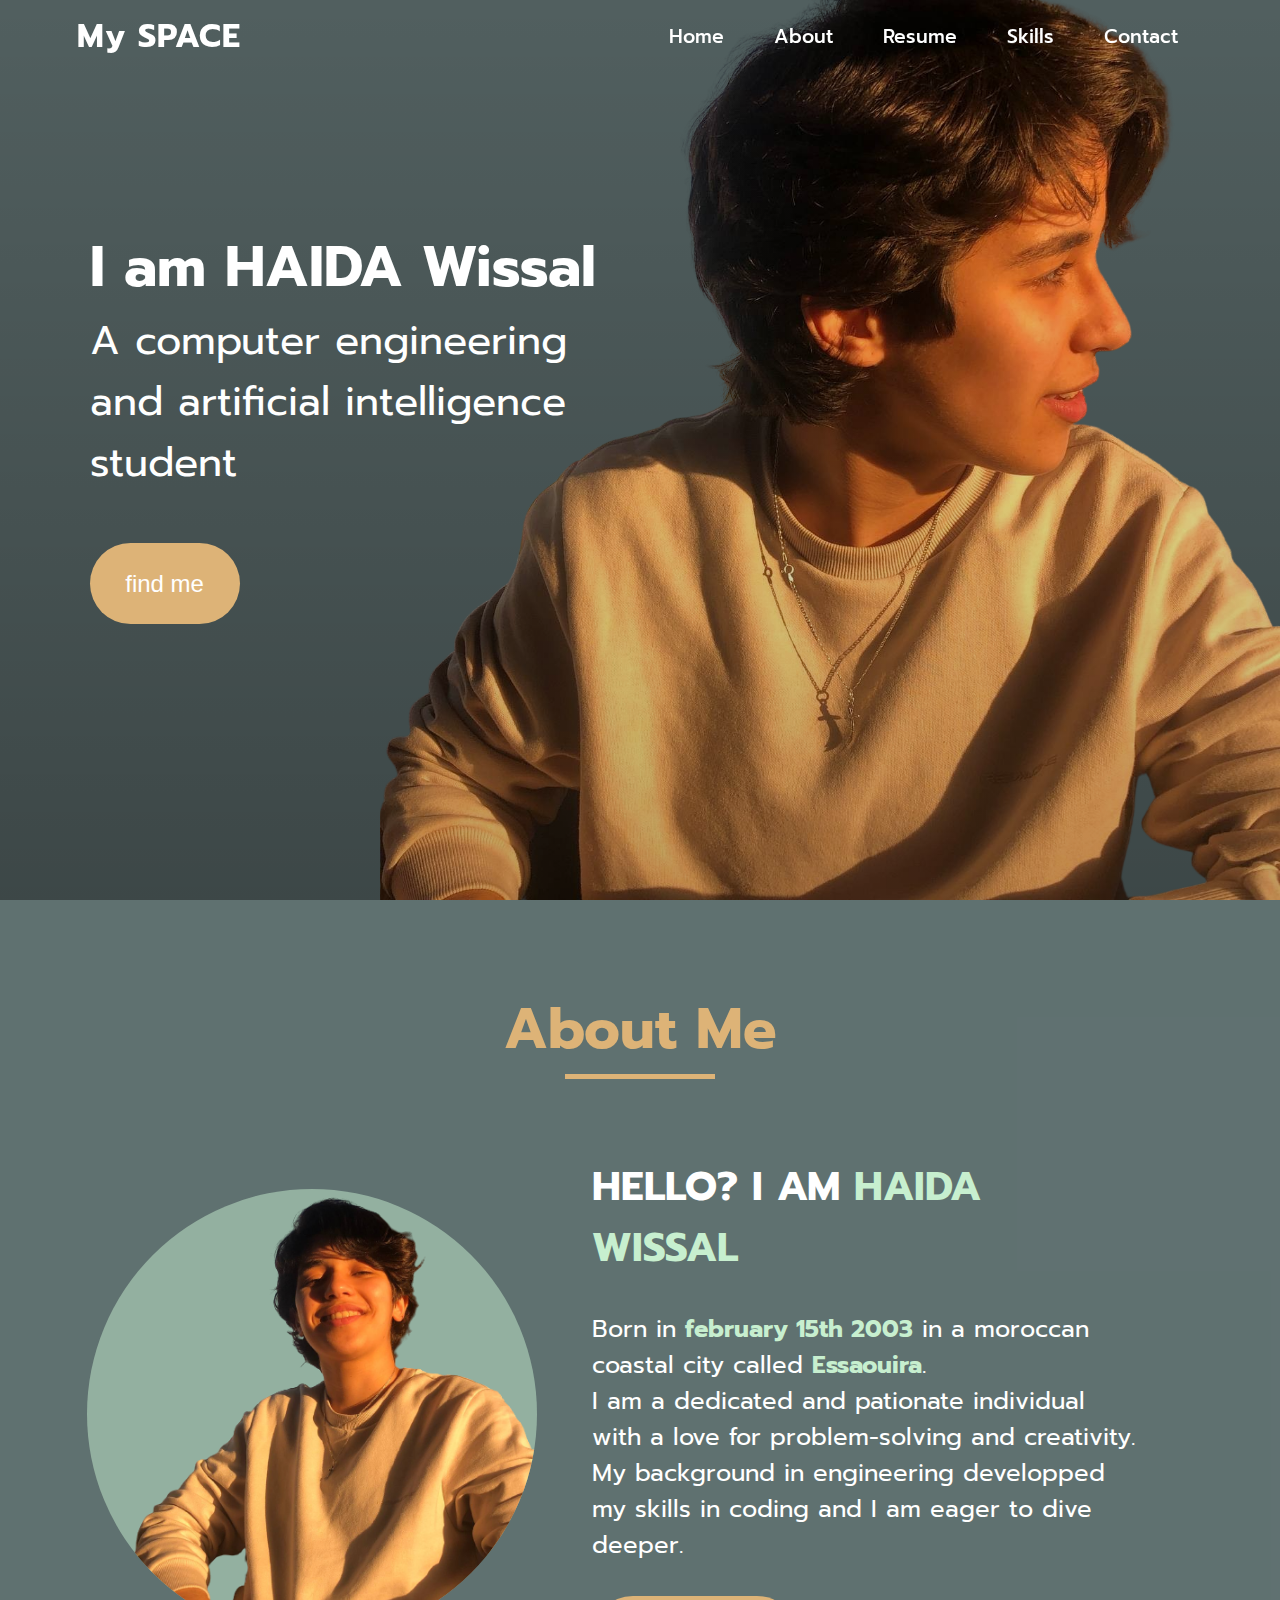
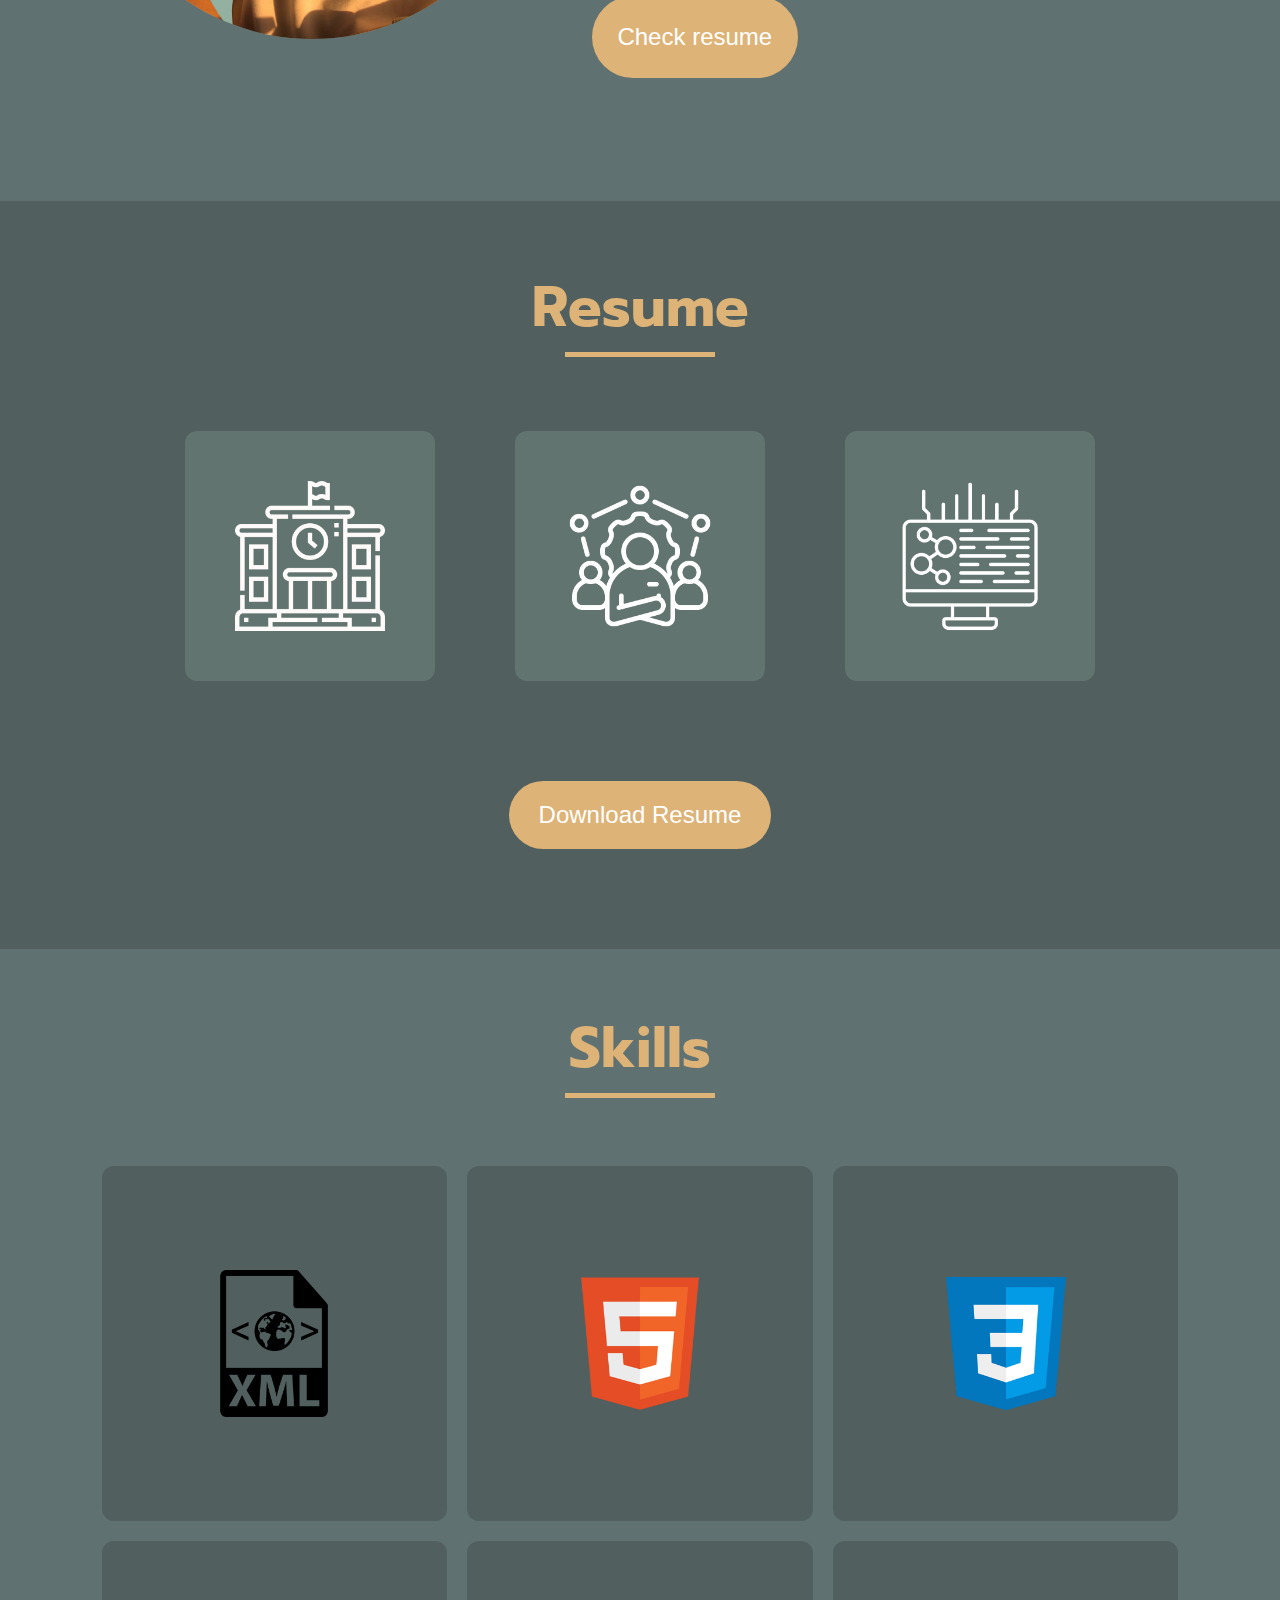
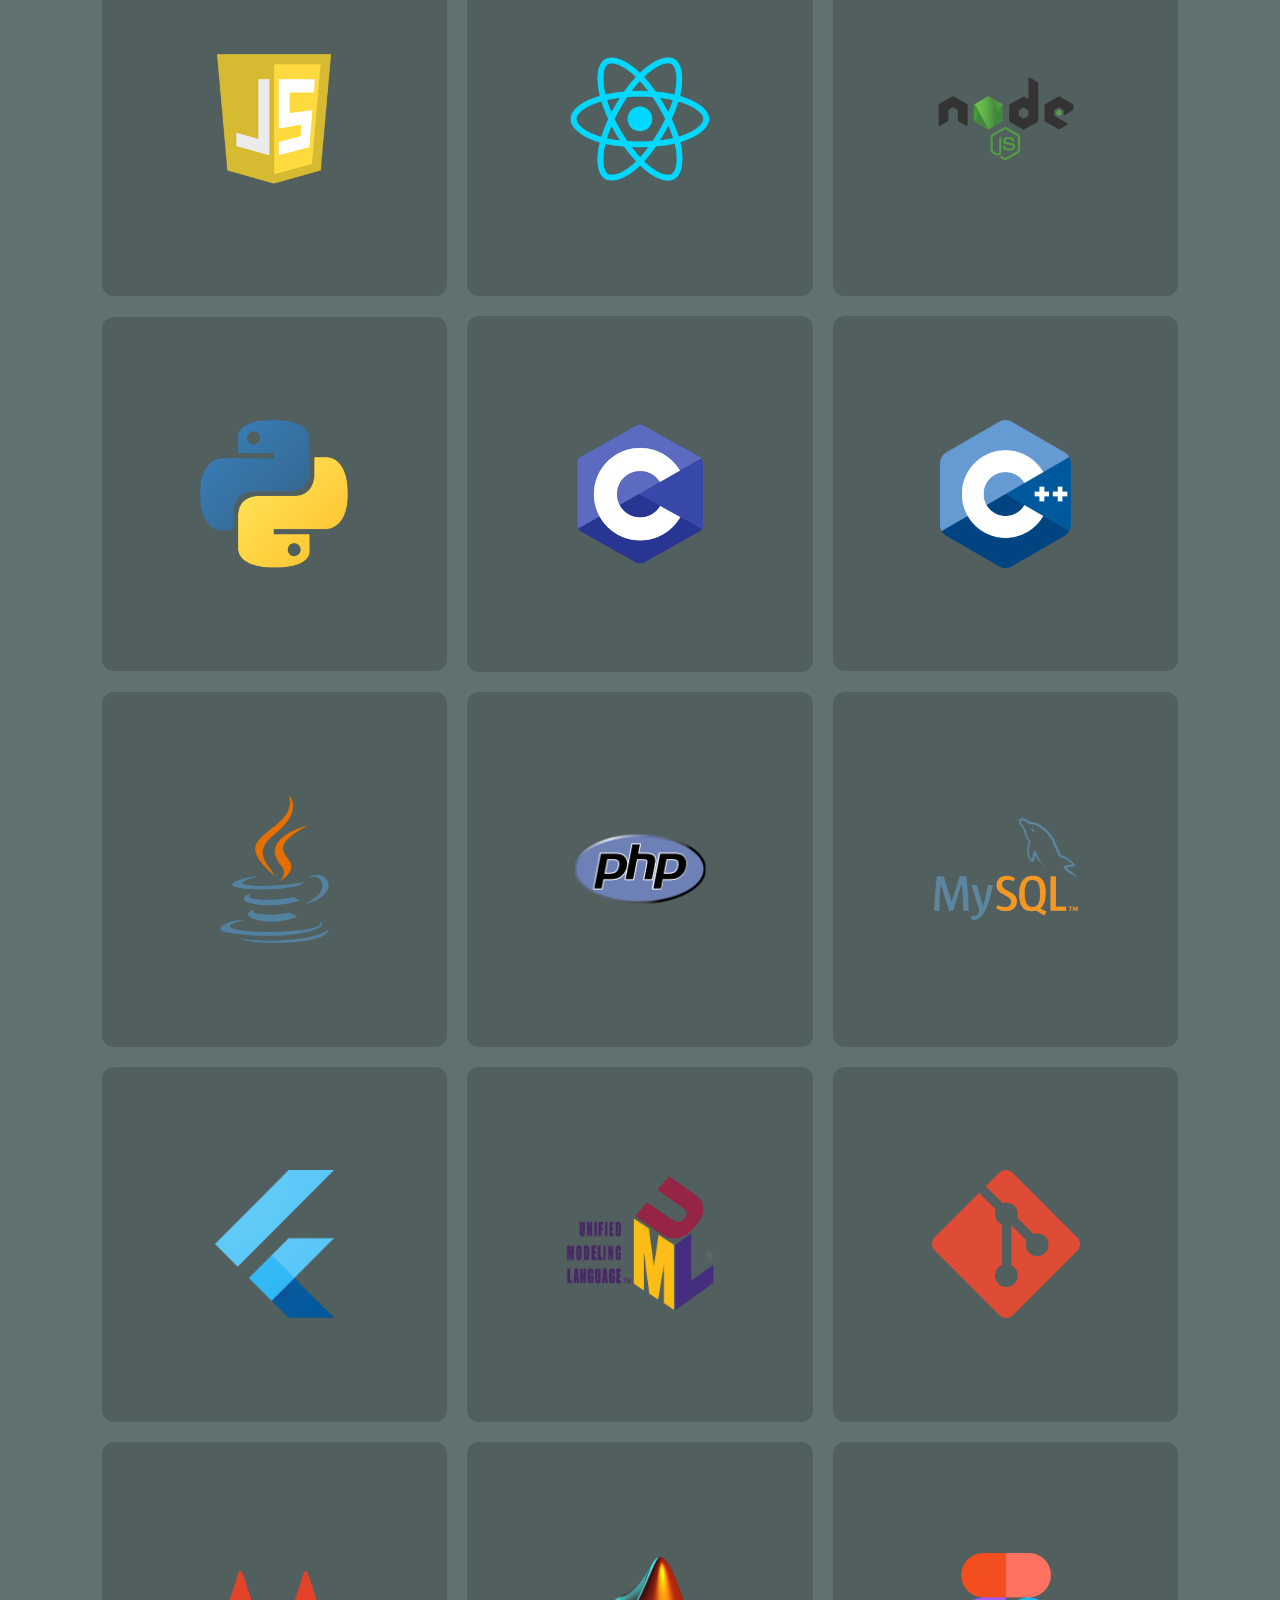
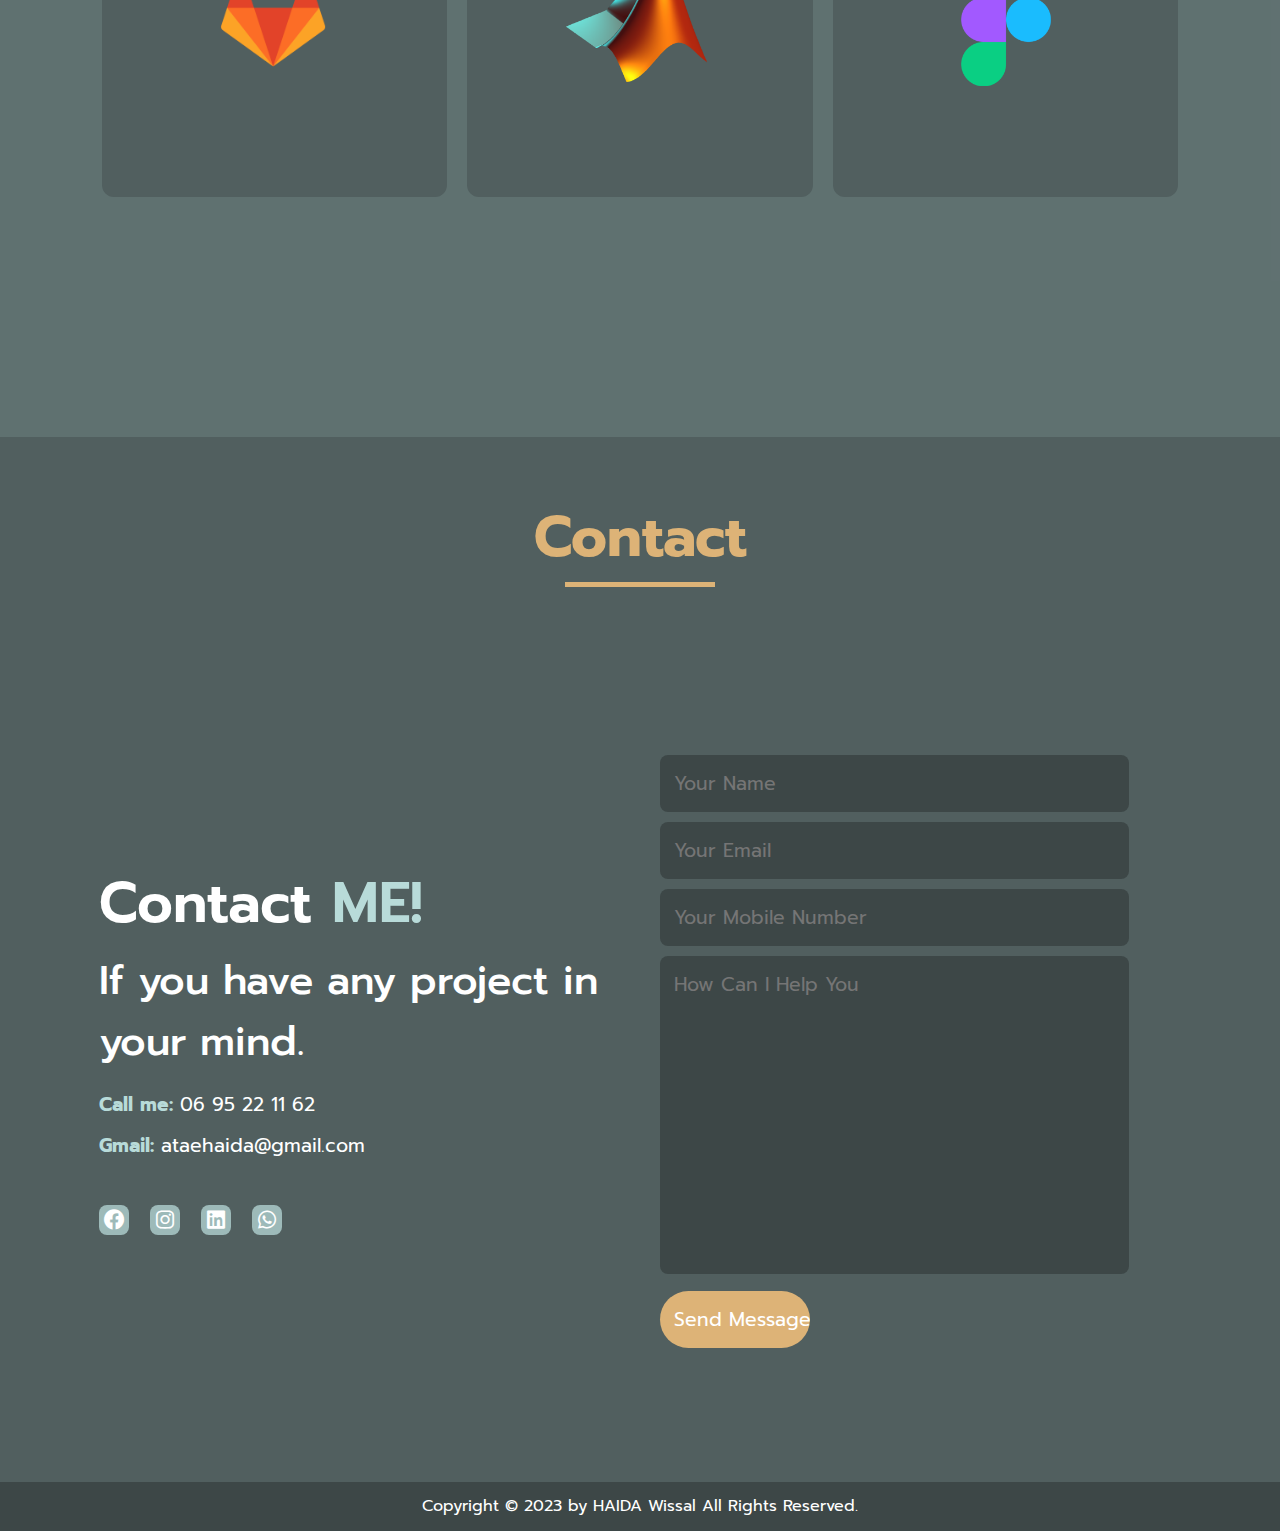
<file: index.html>
<!DOCTYPE html>
<html>
  <head>
    <link rel="preconnect" href="https://fonts.googleapis.com">
    <link rel="preconnect" href="https://fonts.gstatic.com" crossorigin>
    <link href="https://fonts.googleapis.com/css2?family=Montserrat:wght@500&family=Prompt:wght@400;500;700&display=swap" rel="stylesheet">
    <meta charset="utf-8">
    <meta http-equiv="X-UA-Compatible" content="IE=edge">
    <meta content="width=device-width, initial-scale=1" name="viewport" />
    <meta name="description" content="">
    <link rel="stylesheet"
    href="https://cdn.jsdelivr.net/npm/boxicons@latest/css/boxicons.min.css">
    
    <title>My SPACE</title>
    <link rel="stylesheet" href="portfolio-general.css">
    <link rel="stylesheet" href="portfolio-home-page.css">
    <link rel="stylesheet" href="portfolio-NavBar.css">
    <link rel="stylesheet" href="portfolio-about-me.css">
    <link rel="stylesheet" href="portfolio-resume-page.css">
    <link rel="stylesheet" href="portfolio-skills.css">
    <link rel="stylesheet" href="portfolio-contact.css">
    <link rel="stylesheet" href="media.css">
   
 
  </head>
  <body>

    <main id="home-page" class="home">
      <button onclick="topFunction()" id="scrollupButton" title="Go to top">&#9650</button>

      <header>
        <a href="#" class="logo-container">
          My SPACE
        </a>
        <ul class="navlist">
          <li><a href="#home-page">Home</a></li>
          <li><a href="#About-me-page">About</a></li>                        
          <li><a href="#Resume-page-grid">Resume</a></li>
          <li><a href="#skill-page">Skills</a></li>
          <li><a href="#Contact-page">Contact</a></li>
        </ul>
        <div class="bx bx-menu" id="menu-icon"></div>
      </header>
       
        <section class="content">
          <p class="introduction">I am HAIDA Wissal</p>
          <p style="width: 50%;">A computer engineering and artificial intelligence student</p>
          <div class="find-me-container">
              <button class="find-me-button">find me</button>
              <div class="social-media">
                  <a href="https://www.instagram.com/xtariox/" target="_blank">
                    <img class="insta-icon" src="portfolio-icons/instagram.png">
                  </a>
                  <a href="https://www.facebook.com/xtariox" target="_blank">
                    <img class="face-icon" src="portfolio-icons/facebook (1).png">
                  </a>
                  <a href="https://www.linkedin.com/in/a-haida/" target="_blank">
                    <img class="link-icon" src="portfolio-icons/linkedin.png" >
                  </a>
              </div>
            
          </div>
        </section>

     

    </main>

    <main id="About-me-page"  >
      
        <section class="title-underlined">
          <div class="title-of-page">About Me</div>
          <div class="underline"></div>
        </section>

        <section class="about-container ">
          <div class="content-about ">
            <div class="my-picture-container">
              <img class="my-picture show " 
              src="portfolio-icons/WhatsApp_Image_2023-08-04_à_19.43.07-removebg-preview.png">
            </div>
            <div class="text-container ">
              <div class="hello">HELLO? I AM <span class="name">HAIDA WISSAL</span></div>
              <div class="self-description">
                Born in 
                <b style="color: #C7EFCF;">february 15th 2003</b> 
                in a moroccan coastal city called 
                <b style="color: #C7EFCF;">Essaouira</b>. <br>
                I am a dedicated and pationate individual with 
                a love for problem-solving and creativity.
                My background in engineering developped 
                my skills in coding and I am eager to dive deeper. 
              </div>
              <div class="check-resume-button-container">
                <a href="#Resume-page-grid">
                <button class="check-resume-button">
                  Check resume
                </button>
                </a>
              </div>
            </div>
          </div>
        </section>
    </main>

    <main id="Resume-page-grid" >

      <section class="title-underlined">
        <div class="title-of-page">Resume</div>
        <div class="underline"></div>
      </section>

      <section class="resume-section">
        <div class="small-container resume-section">
          <div class="resume-card">
            <img src="portfolio-icons/lecole.png" >
            <div class="hovered-resume-card">
                <p><b class="bold-text"><u> Education </u></b></br>
                  &#8226; A third year engineering student at ENSA SAFI .<br>
                  &#8226; Graduated from akensous high school .
                 
                </p>
            </div>
          </div>

          <div class="resume-card">
            <img src="portfolio-icons/chef-dequipe.png">
            <div class="hovered-resume-card">
                <p>
                  <b class="bold-text"><u>Soft Skills</u></b></br>
                  &#8226; Adaptability <br>
                  &#8226; Creativity <br>
                  &#8226; Critical thinking <br>
                  &#8226; Problem-solving <br>
                  &#8226; Teamwork <br>
                  &#8226; Communication <br>
                </p>
            </div>
          </div>
          <div class="resume-card">
            <img src="portfolio-icons/computer-science.png">
            <div class="hovered-resume-card">
              <p><b class="bold-text"><u>Computer Skills</u></b></br>
                &#8226; Web & mobile development  <br>
                &#8226; Bash scripting  <br>
                &#8226; Design <br>
                </p>
            </div>
          </div>
        </section>
      <section class="resume-button-container">
        <a target="_blank"  
        href="https://drive.google.com/file/d/1rmjIkFK7wsD_4aQKmQaQ0FqQu0LuHinZ/view?usp=sharing">
          <button class="download-resume-button"> 
            Download Resume
          </button>
        </a>
      </section>

    </main>

    <main id="skill-page">
      <section class="title-underlined">
        <div class="title-of-page">Skills</div>
        <div class="underline"></div>
      </section>

      <section class="skills-section">
        <div class="small-container skills-section">
          <div class="skill-card">
            <img src="portfolio-icons/Xml_logo.svg.png">
            <div class="hovered-skill-card">
                <p><b class="bold-text"><u>XML</u></b></br>XML (Extensible Markup Language) is a
                    markup language used for encoding
                    documents in a format that is both
                    human-readable and machine-readable.</p>
            </div>
          </div>
          <div class="skill-card">
            <img src="portfolio-icons/html5-logo.png">
            <div class="hovered-skill-card">
              <p><b class="bold-text"><u>Html</u></b></br>HTML (Hypertext Markup Language)
                  is a standard language for creating
                  and structuring the content of web
                  pages.</p>
            </div>
          </div>

          <div class="skill-card">
            <img src="portfolio-icons/css3-logo.png" >
            <div class="hovered-skill-card">
              <p><b class="bold-text"><u> Css </u></b></br>CSS (Cascading Style Sheets) is a
                  style sheet language used to control
                  the presentation and layout of
                  HTML documents.</p>
            </div>
          </div>

          <div class="skill-card">
            <img src="portfolio-icons/javascript-logo.png">
            <div class="hovered-skill-card">
                <p><b class="bold-text"><u>JavaScript</u></b></br>JavaScript is a versatile and
                  widely-used programming language
                  for building interactive and
                  dynamic web applications.</p>
            </div>
          </div>

          
          <div class="skill-card">
            <img src="portfolio-icons/React.png">
            <div class="hovered-skill-card">
                <p><b class="bold-text"><u>React</u></b></br>React is a JavaScript library for building user interfaces.
                   It is maintained by Facebook and a community of individual developers and companies.</p>
            </div>
          </div>

          <div class="skill-card">
            <img src="portfolio-icons/Nodejs.png">
            <div class="hovered-skill-card">
                <p><b class="bold-text"><u>Node.js</u></b></br>Node.js is an open-source, cross-platform, back-end JavaScript runtime environment that runs on the V8 engine and executes JavaScript code outside a web browser.</p>
            </div>
          </div>

          <div class="skill-card">
            <img src="portfolio-icons/python.png">
            <div class="hovered-skill-card">
              <p><b class="bold-text"><u>Python</u></b></br>Python is an interpreted, object-oriented,
                 high-level language known for its dynamic semantics and rich data structures.</p>
             </div>
          </div>

          <div class="skill-card">
            <img src="portfolio-icons/c-logo.png" >
            <div class="hovered-skill-card">
                <p><b class="bold-text"><u> C </u></b></br>C is a widely used and versatile
                programming language known for
                its efficiency and low-level control.</p>
            </div>
          </div>

          <div class="skill-card">
            <img src="portfolio-icons/C++.png">
            <div class="hovered-skill-card">
              <p><b class="bold-text"><u>C++</u></b></br>C++ is a powerful, high-performance programming language widely used for system and application development,
                 offering strong support for object-oriented programming and low-level memory manipulation.</p>
             </div>
          </div>

          <div class="skill-card">
            <img src="portfolio-icons/java.png">
            <div class="hovered-skill-card">
              <p><b class="bold-text"><u>Java</u></b></br>Java is a versatile, platform-independent programming language renowned for its simplicity,
                 reliability, and scalability. It's extensively used for building robust,
                 enterprise-level applications and software solutions.</p>
             </div>
          </div>

          <div class="skill-card">
            <img src="portfolio-icons/PHP.png">
            <div class="hovered-skill-card">
              <p><b class="bold-text"><u>PHP</u></b></br>PHP is a popular general-purpose scripting language
                that is especially suited to web development.</p>
             </div>
          </div>

          <div class="skill-card">
            <img src="portfolio-icons/mysql.png">
            <div class="hovered-skill-card">
                <p><b class="bold-text"><u>MySQL</u></b></br>MySQL is a popular, open-source relational database management system (RDBMS) known for its scalability,
                   reliability, and ease of use. It's widely used for storing and managing structured data in various applications and industries.</p>
            </div>
          </div>

          <div class="skill-card">
            <img src="portfolio-icons/flutter.png">
            <div class="hovered-skill-card">
                <p><b class="bold-text"><u>Flutter</u></b></br>Flutter is an open-source UI software development kit created by Google.
                   It is used to develop applications for Android, iOS, Linux, Mac, Windows, Google Fuchsia, and the web from a single codebase.</p>
            </div>
          </div>

          <div class="skill-card">
            <img src="portfolio-icons/UML1.png">
            <div class="hovered-skill-card">
                <p><b class="bold-text"><u>UML</u></b></br>UML (Unified Modeling Language) is a standardized modeling language used to specify, visualize, construct, and document the artifacts of a software system.
                   It's used in software engineering for designing and documenting software systems.</p>
            </div>
          </div>

          <div class="skill-card">
            <img src="portfolio-icons/git.png">
            <div class="hovered-skill-card">
                <p><b class="bold-text"><u>Git</u></b></br>Git is a distributed version control system that enables developers to track changes in source code during software development.
                   It's used for managing and collaborating on projects, and tracking changes in codebases.
                </p>
            </div>
          </div>

          <div class="skill-card">
            <img src="portfolio-icons/gitlab.png">
            <div class="hovered-skill-card">
                <p><b class="bold-text"><u>GitLab</u></b></br>GitLab is a web-based DevOps lifecycle tool that provides a Git repository manager providing wiki,
                   issue-tracking, and CI/CD pipeline features, using an open-source license, developed by GitLab Inc.</p>
            </div>
          </div>

          <div class="skill-card">
            <img src="portfolio-icons/Matlab_Logo.png">
            <div class="hovered-skill-card">
                <p><b class="bold-text"><u>Matlab</u></b></br>Matlab is a high-level programming
                    language and environment widely
                    used for numerical computing and
                    data analysis.</p>
            </div>
          </div>

          <div class="skill-card">
            <img src="portfolio-icons/figma-logo.png">
            <div class="hovered-skill-card">
              <p><b class="bold-text"><u>Figma</u></b></br>Figma is a collaborative design platform used for creating, prototyping, 
                and sharing user interfaces and interactive designs.</p>
             </div>
          </div>
        </div>
      </section>

    </main>

    <main id="Contact-page">
      <section class="title-underlined">
        <div class="title-of-page">Contact</div>
        <div class="underline"></div>
      </section>

      <section class="contact" id="contact">
          <div class="contact-text">
            <p class="first">Contact <span>ME!</span></p>
            <p class="second">If you have any project in your mind.</p>
            <div class="list">
              <li><b style="color: rgb(184, 219, 217);">
                Call me: </b><a href="tel:0695221162">06 95 22 11 62</a></li>
              <li><b style="color: rgb(184, 219, 217);">
                Gmail: </b><a href="mailto:ataehaida@gmail.com">ataehaida@gmail.com</a></li>
            </div>
  
            <div class="contact-icons">
              <a href="https://www.facebook.com/xtariox" target="_blank">
                <i class='bx bxl-facebook-circle' ></i></a>
              <a href="https://www.instagram.com/xtariox/" target="_blank">
                <i class='bx bxl-instagram' ></i></a>
              <a href="https://www.linkedin.com/in/a-haida/" target="_blank">
                <i class='bx bxl-linkedin-square' ></i></a>
              <a href="https://api.whatsapp.com/send?phone=0695221162" target="_blank">
                <i class='bx bxl-whatsapp'></i></i></a>
              <a href="#"></a>
            </div>
          </div>
          <div class="contact-form">
            <form action="">
              <input type="name" placeholder="Your Name" required>
              <input type="email" placeholder="Your Email" required>
              <input type="" placeholder="Your Mobile Number" required>
              <textarea name="" id="" cols="35" rows="10" placeholder="How Can I Help You" required></textarea>
              <input type="submit" value="Send Message" class="submit" required>
            </form>
          </div>
      </section>
  
    </main>

    <main id="end">
      <p>Copyright &#169;	2023 by HAIDA Wissal All Rights Reserved.</p>
    </main>
      
    <script src="animation.js"></script>  
  </body>
</html>
</file>
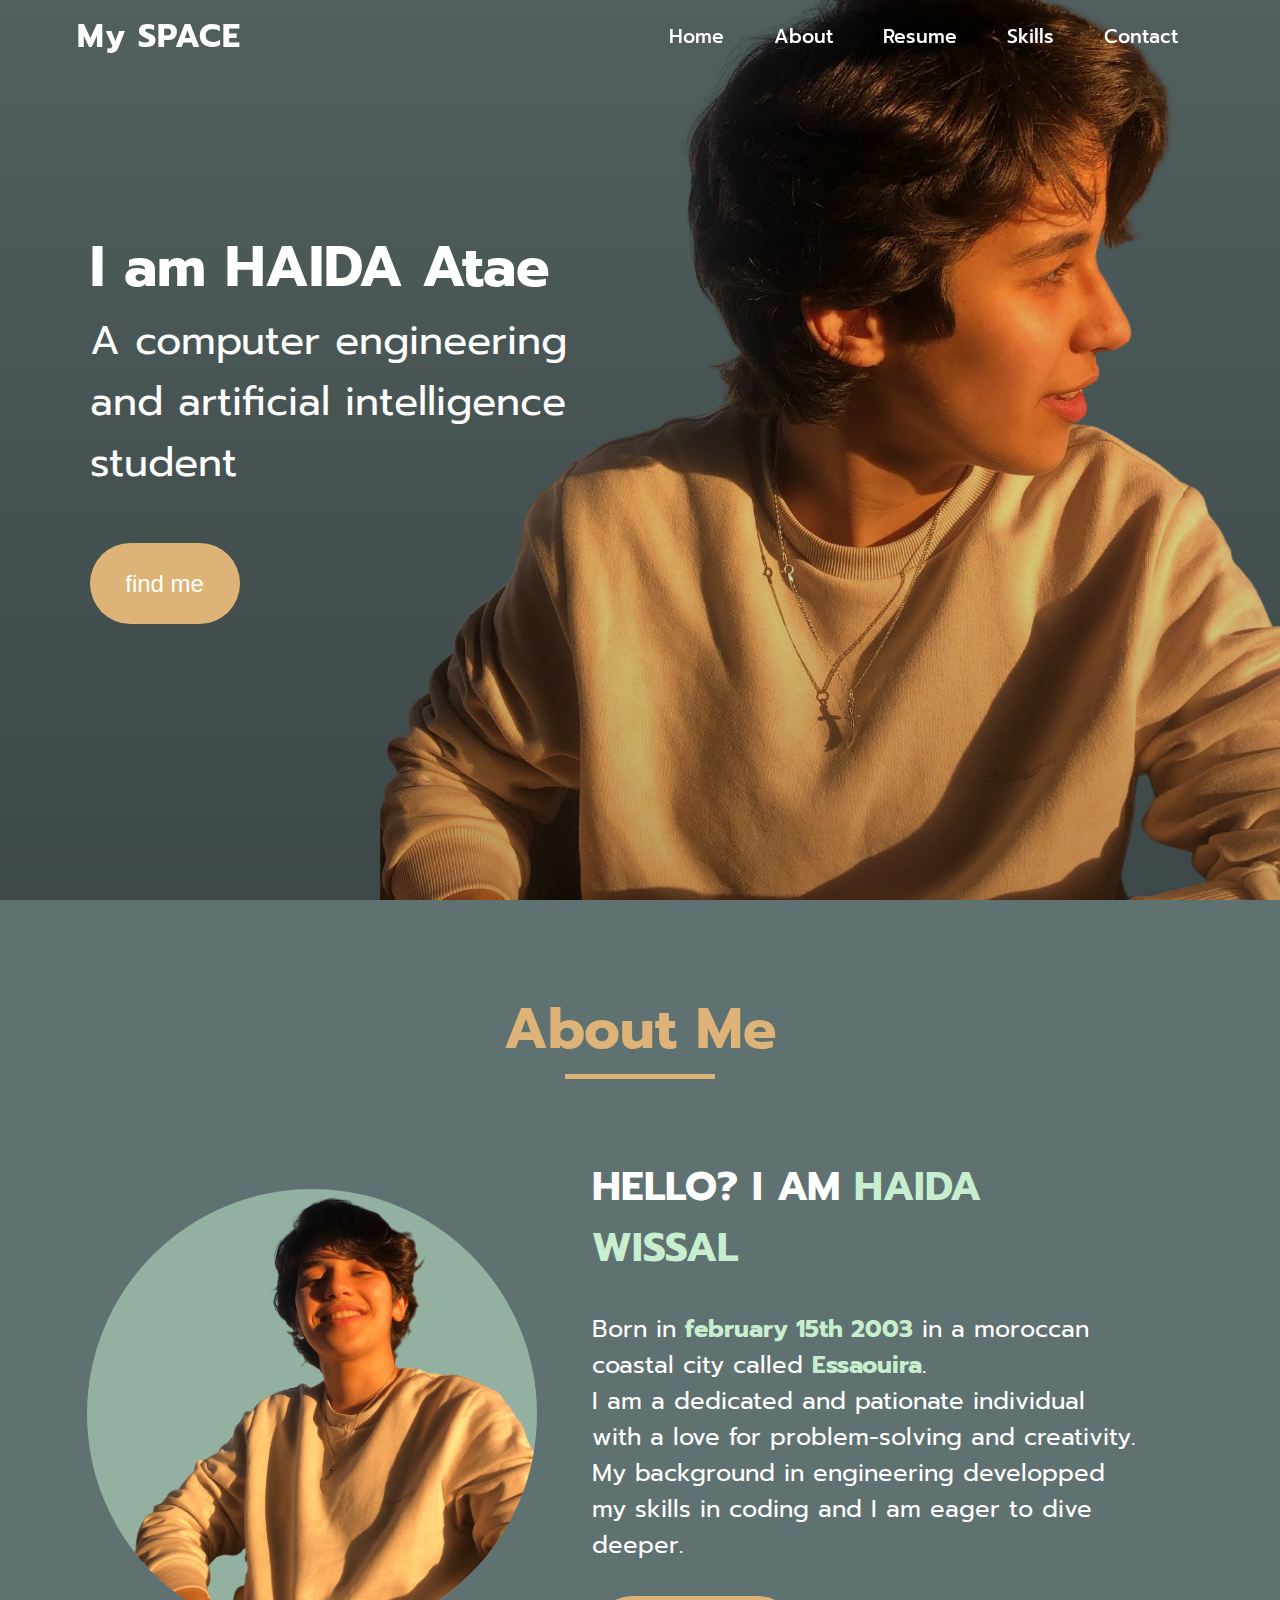
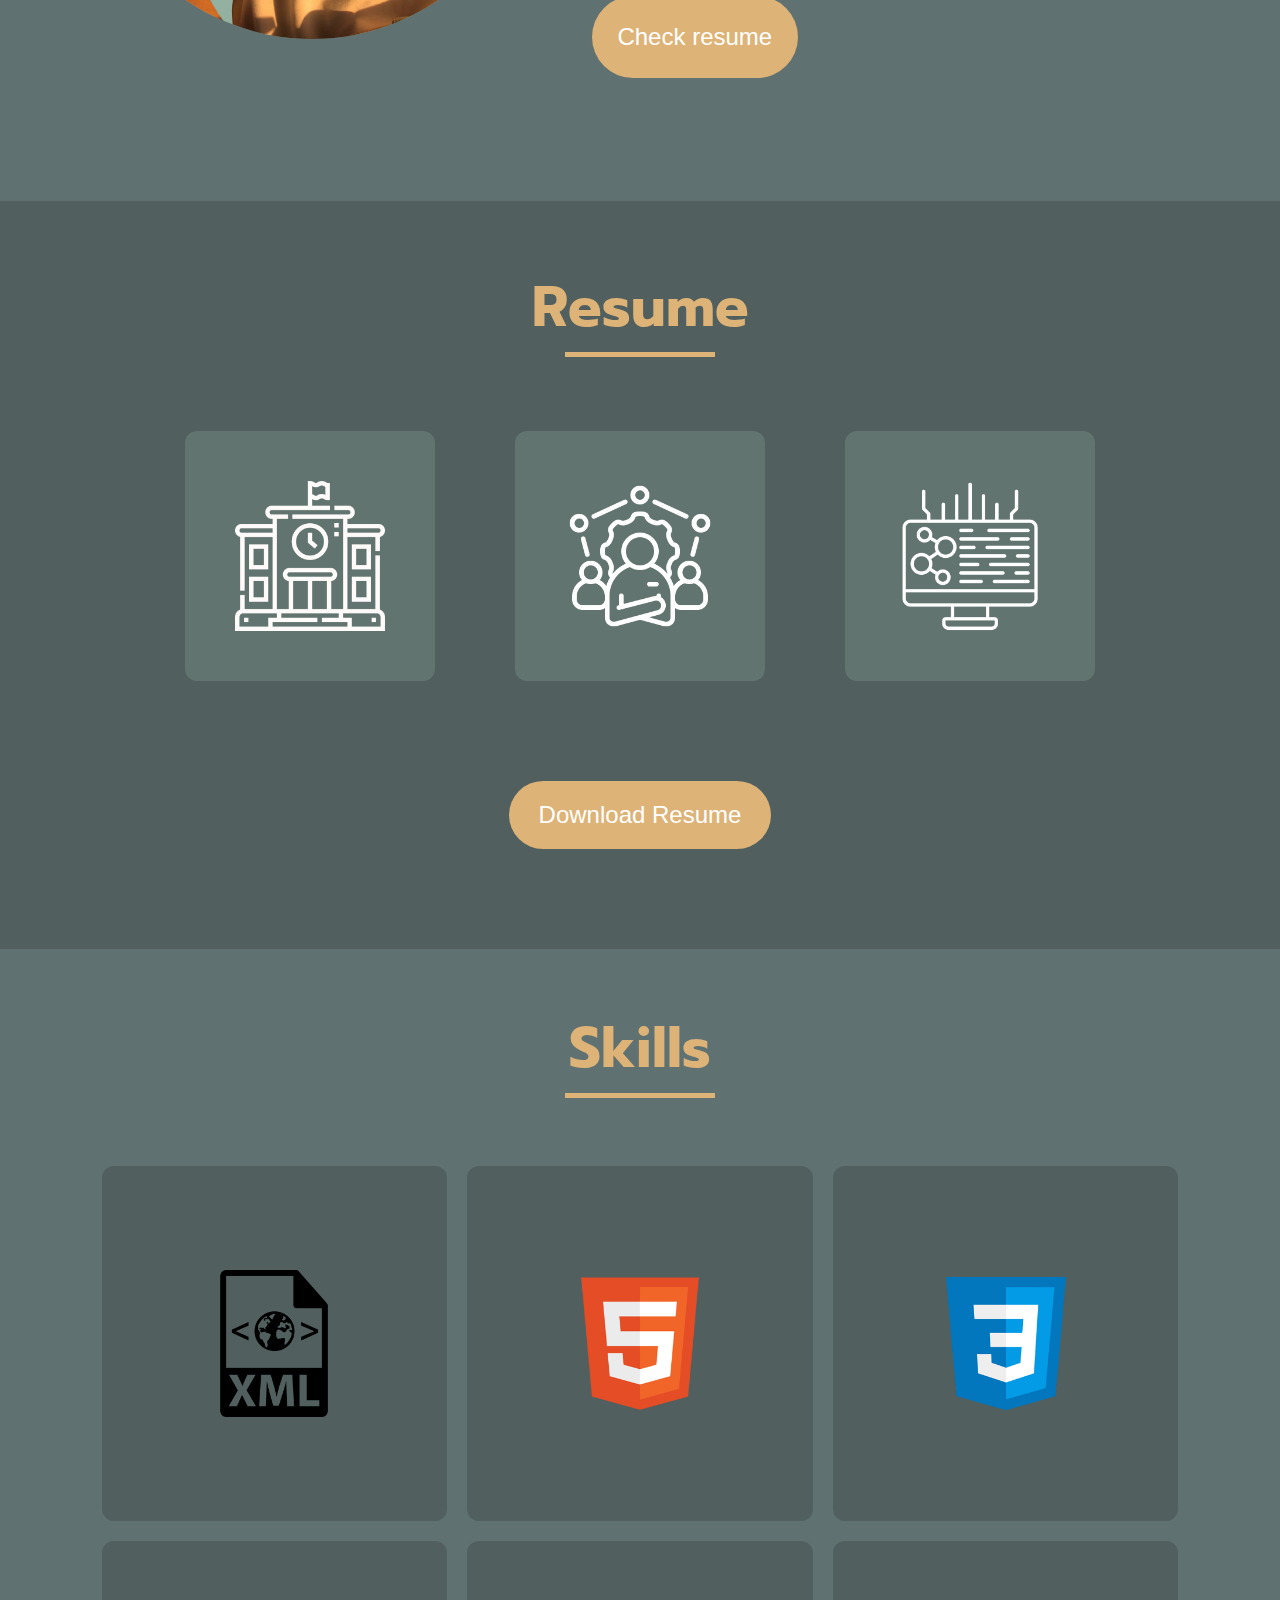
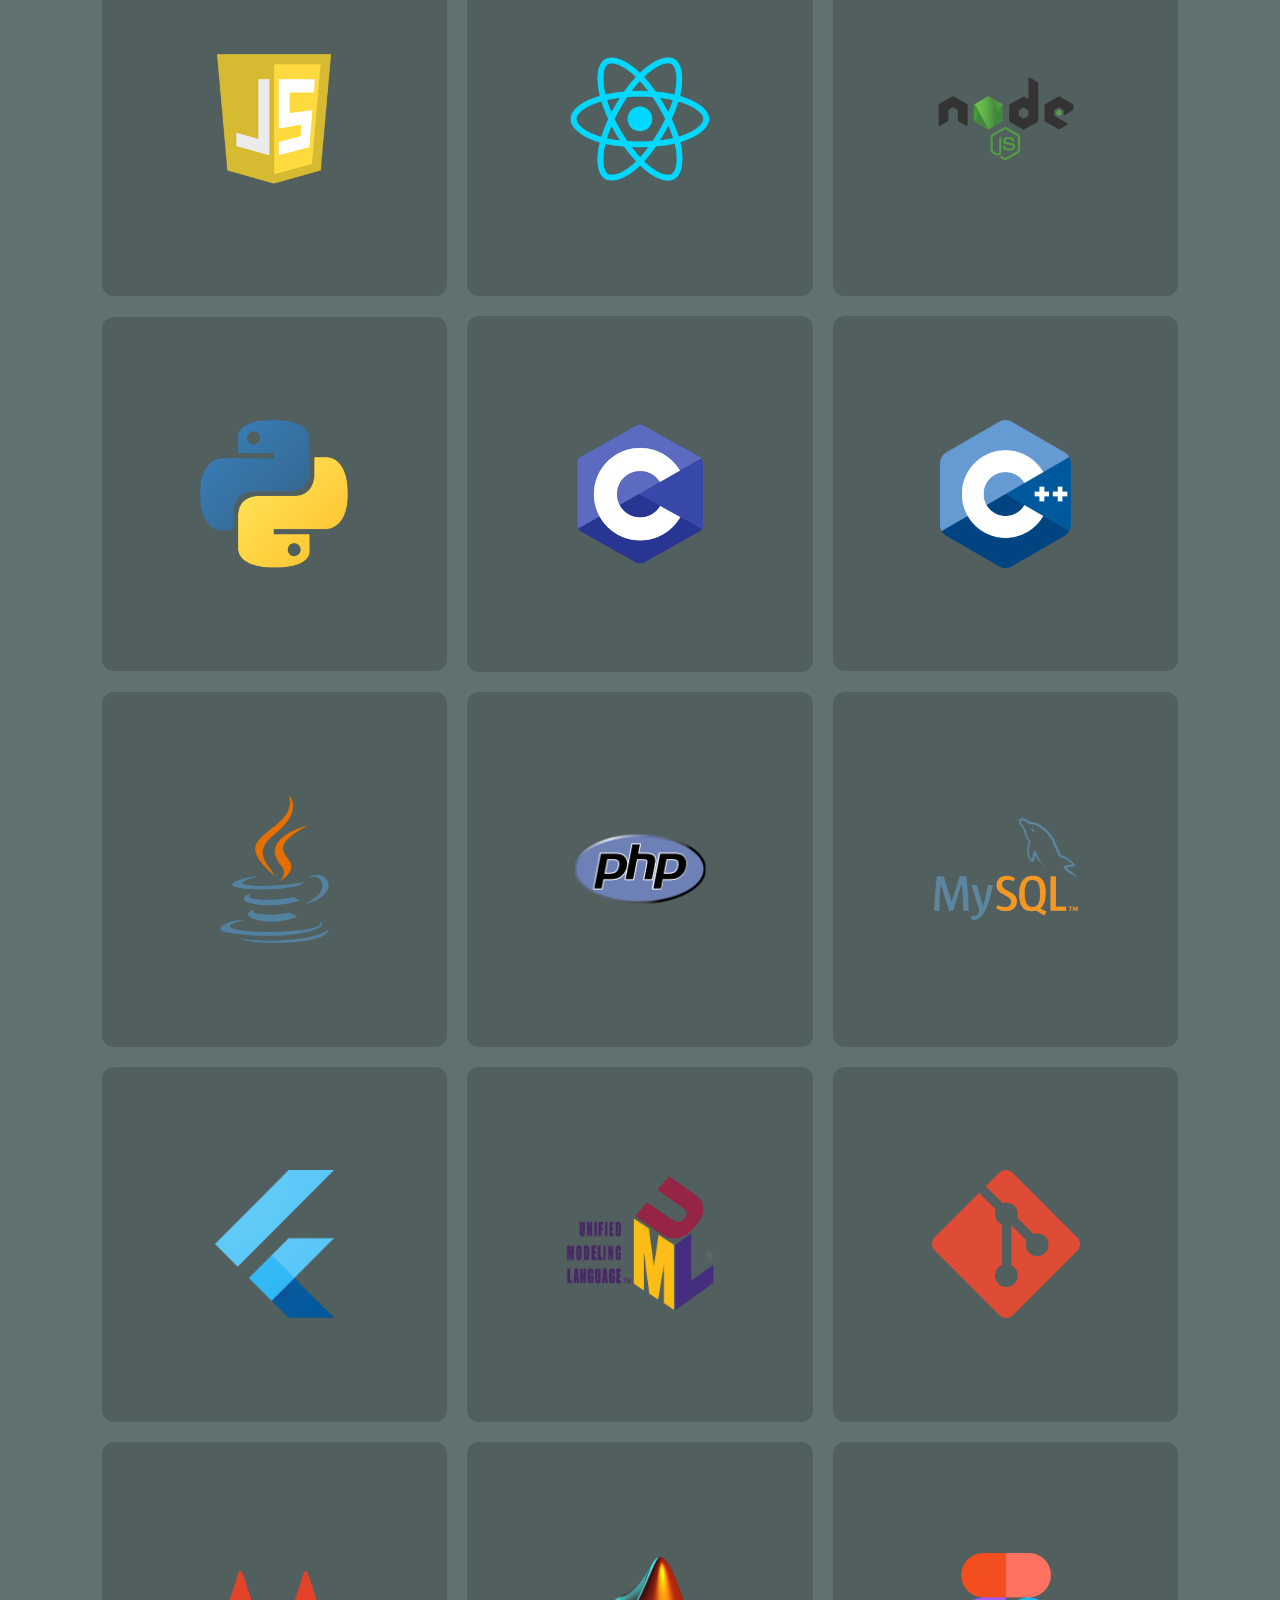
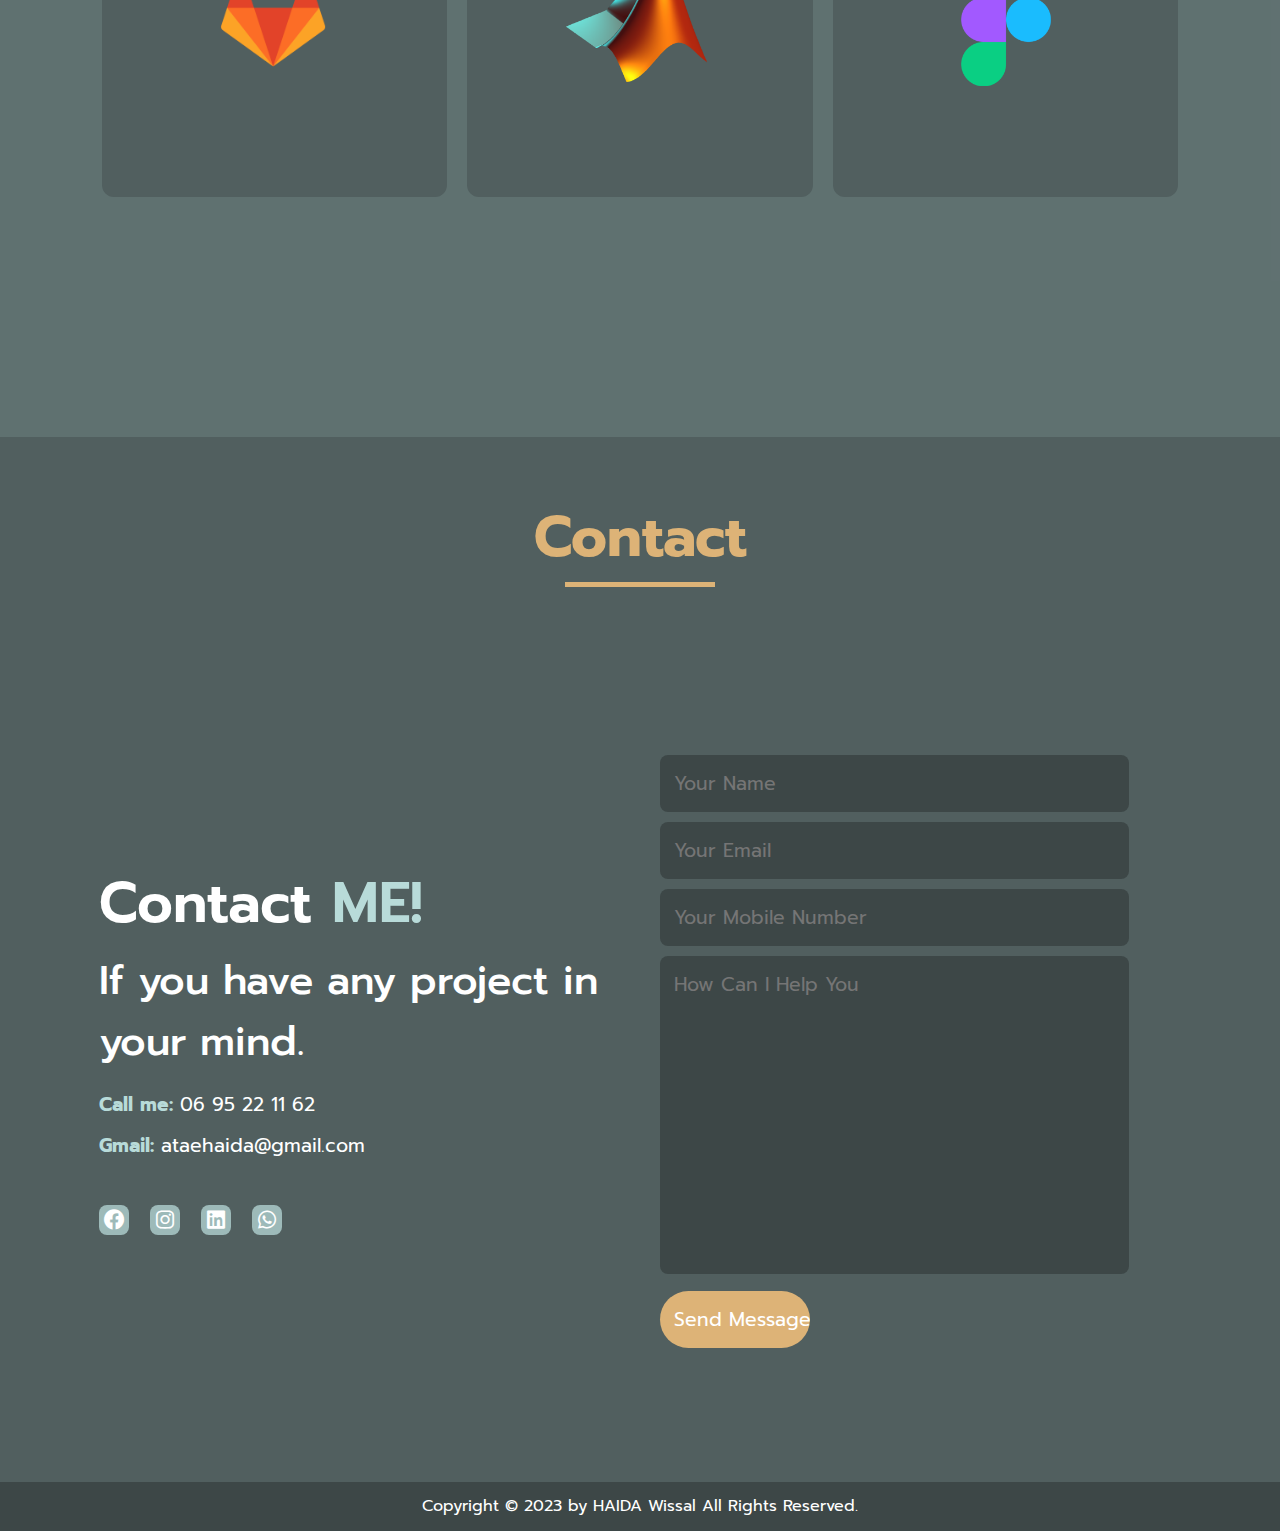
<file: portfolio.html>
<!DOCTYPE html>
<html>
  <head>
    <link rel="preconnect" href="https://fonts.googleapis.com">
    <link rel="preconnect" href="https://fonts.gstatic.com" crossorigin>
    <link href="https://fonts.googleapis.com/css2?family=Montserrat:wght@500&family=Prompt:wght@400;500;700&display=swap" rel="stylesheet">
    <meta charset="utf-8">
    <meta http-equiv="X-UA-Compatible" content="IE=edge">
    <meta content="width=device-width, initial-scale=1" name="viewport" />
    <meta name="description" content="">
    <link rel="stylesheet"
    href="https://cdn.jsdelivr.net/npm/boxicons@latest/css/boxicons.min.css">
    
    <title>My SPACE</title>
    <link rel="stylesheet" href="portfolio-general.css">
    <link rel="stylesheet" href="portfolio-home-page.css">
    <link rel="stylesheet" href="portfolio-NavBar.css">
    <link rel="stylesheet" href="portfolio-about-me.css">
    <link rel="stylesheet" href="portfolio-resume-page.css">
    <link rel="stylesheet" href="portfolio-skills.css">
    <link rel="stylesheet" href="portfolio-contact.css">
    <link rel="stylesheet" href="media.css">
   
 
  </head>
  <body>

    <main id="home-page" class="home">
      <button onclick="topFunction()" id="scrollupButton" title="Go to top">&#9650</button>

      <header>
        <a href="#" class="logo-container">
          My SPACE
        </a>
        <ul class="navlist">
          <li><a href="#home-page">Home</a></li>
          <li><a href="#About-me-page">About</a></li>                        
          <li><a href="#Resume-page-grid">Resume</a></li>
          <li><a href="#skill-page">Skills</a></li>
          <li><a href="#Contact-page">Contact</a></li>
        </ul>
        <div class="bx bx-menu" id="menu-icon"></div>
      </header>
       
        <section class="content">
          <p class="introduction">I am HAIDA Atae</p>
          <p style="width: 50%;">A computer engineering and artificial intelligence student</p>
          <div class="find-me-container">
              <button class="find-me-button">find me</button>
              <div class="social-media">
                  <a href="https://www.instagram.com/xtariox/" target="_blank">
                    <img class="insta-icon" src="portfolio-icons/instagram.png">
                  </a>
                  <a href="https://www.facebook.com/xtariox" target="_blank">
                    <img class="face-icon" src="portfolio-icons/facebook (1).png">
                  </a>
                  <a href="https://www.linkedin.com/in/a-haida/" target="_blank">
                    <img class="link-icon" src="portfolio-icons/linkedin.png" >
                  </a>
              </div>
            
          </div>
        </section>

     

    </main>

    <main id="About-me-page"  >
      
        <section class="title-underlined">
          <div class="title-of-page">About Me</div>
          <div class="underline"></div>
        </section>

        <section class="about-container ">
          <div class="content-about ">
            <div class="my-picture-container">
              <img class="my-picture show " 
              src="portfolio-icons/WhatsApp_Image_2023-08-04_à_19.43.07-removebg-preview.png">
            </div>
            <div class="text-container ">
              <div class="hello">HELLO? I AM <span class="name">HAIDA WISSAL</span></div>
              <div class="self-description">
                Born in 
                <b style="color: #C7EFCF;">february 15th 2003</b> 
                in a moroccan coastal city called 
                <b style="color: #C7EFCF;">Essaouira</b>. <br>
                I am a dedicated and pationate individual with 
                a love for problem-solving and creativity.
                My background in engineering developped 
                my skills in coding and I am eager to dive deeper. 
              </div>
              <div class="check-resume-button-container">
                <a href="#Resume-page-grid">
                <button class="check-resume-button">
                  Check resume
                </button>
                </a>
              </div>
            </div>
          </div>
        </section>
    </main>

    <main id="Resume-page-grid" >

      <section class="title-underlined">
        <div class="title-of-page">Resume</div>
        <div class="underline"></div>
      </section>

      <section class="resume-section">
        <div class="small-container resume-section">
          <div class="resume-card">
            <img src="portfolio-icons/lecole.png" >
            <div class="hovered-resume-card">
                <p><b class="bold-text"><u> Education </u></b></br>
                  &#8226; A third year engineering student at ENSA SAFI .<br>
                  &#8226; Graduated from akensous high school .
                 
                </p>
            </div>
          </div>

          <div class="resume-card">
            <img src="portfolio-icons/chef-dequipe.png">
            <div class="hovered-resume-card">
                <p>
                  <b class="bold-text"><u>Soft Skills</u></b></br>
                  &#8226; Adaptability <br>
                  &#8226; Creativity <br>
                  &#8226; Critical thinking <br>
                  &#8226; Problem-solving <br>
                  &#8226; Teamwork <br>
                  &#8226; Communication <br>
                </p>
            </div>
          </div>
          <div class="resume-card">
            <img src="portfolio-icons/computer-science.png">
            <div class="hovered-resume-card">
              <p><b class="bold-text"><u>Computer Skills</u></b></br>
                &#8226; Web & mobile development  <br>
                &#8226; Bash scripting  <br>
                &#8226; Design <br>
                </p>
            </div>
          </div>
        </section>
      <section class="resume-button-container">
        <a target="_blank"  
        href="https://drive.google.com/file/d/1vTu2hj5zcWnxzZ7b17DirVRr7bz6qtm-/view?usp=drive_link">
          <button class="download-resume-button"> 
            Download Resume
          </button>
        </a>
      </section>

    </main>

    <main id="skill-page">
      <section class="title-underlined">
        <div class="title-of-page">Skills</div>
        <div class="underline"></div>
      </section>

      <section class="skills-section">
        <div class="small-container skills-section">
          <div class="skill-card">
            <img src="portfolio-icons/Xml_logo.svg.png">
            <div class="hovered-skill-card">
                <p><b class="bold-text"><u>XML</u></b></br>XML (Extensible Markup Language) is a
                    markup language used for encoding
                    documents in a format that is both
                    human-readable and machine-readable.</p>
            </div>
          </div>
          <div class="skill-card">
            <img src="portfolio-icons/html5-logo.png">
            <div class="hovered-skill-card">
              <p><b class="bold-text"><u>Html</u></b></br>HTML (Hypertext Markup Language)
                  is a standard language for creating
                  and structuring the content of web
                  pages.</p>
            </div>
          </div>

          <div class="skill-card">
            <img src="portfolio-icons/css3-logo.png" >
            <div class="hovered-skill-card">
              <p><b class="bold-text"><u> Css </u></b></br>CSS (Cascading Style Sheets) is a
                  style sheet language used to control
                  the presentation and layout of
                  HTML documents.</p>
            </div>
          </div>

          <div class="skill-card">
            <img src="portfolio-icons/javascript-logo.png">
            <div class="hovered-skill-card">
                <p><b class="bold-text"><u>JavaScript</u></b></br>JavaScript is a versatile and
                  widely-used programming language
                  for building interactive and
                  dynamic web applications.</p>
            </div>
          </div>

          
          <div class="skill-card">
            <img src="portfolio-icons/React.png">
            <div class="hovered-skill-card">
                <p><b class="bold-text"><u>React</u></b></br>React is a JavaScript library for building user interfaces.
                   It is maintained by Facebook and a community of individual developers and companies.</p>
            </div>
          </div>

          <div class="skill-card">
            <img src="portfolio-icons/Nodejs.png">
            <div class="hovered-skill-card">
                <p><b class="bold-text"><u>Node.js</u></b></br>Node.js is an open-source, cross-platform, back-end JavaScript runtime environment that runs on the V8 engine and executes JavaScript code outside a web browser.</p>
            </div>
          </div>

          <div class="skill-card">
            <img src="portfolio-icons/python.png">
            <div class="hovered-skill-card">
              <p><b class="bold-text"><u>Python</u></b></br>Python is an interpreted, object-oriented,
                 high-level language known for its dynamic semantics and rich data structures.</p>
             </div>
          </div>

          <div class="skill-card">
            <img src="portfolio-icons/c-logo.png" >
            <div class="hovered-skill-card">
                <p><b class="bold-text"><u> C </u></b></br>C is a widely used and versatile
                programming language known for
                its efficiency and low-level control.</p>
            </div>
          </div>

          <div class="skill-card">
            <img src="portfolio-icons/C++.png">
            <div class="hovered-skill-card">
              <p><b class="bold-text"><u>C++</u></b></br>C++ is a powerful, high-performance programming language widely used for system and application development,
                 offering strong support for object-oriented programming and low-level memory manipulation.</p>
             </div>
          </div>

          <div class="skill-card">
            <img src="portfolio-icons/java.png">
            <div class="hovered-skill-card">
              <p><b class="bold-text"><u>Java</u></b></br>Java is a versatile, platform-independent programming language renowned for its simplicity,
                 reliability, and scalability. It's extensively used for building robust,
                 enterprise-level applications and software solutions.</p>
             </div>
          </div>

          <div class="skill-card">
            <img src="portfolio-icons/PHP.png">
            <div class="hovered-skill-card">
              <p><b class="bold-text"><u>PHP</u></b></br>PHP is a popular general-purpose scripting language
                that is especially suited to web development.</p>
             </div>
          </div>

          <div class="skill-card">
            <img src="portfolio-icons/mysql.png">
            <div class="hovered-skill-card">
                <p><b class="bold-text"><u>MySQL</u></b></br>MySQL is a popular, open-source relational database management system (RDBMS) known for its scalability,
                   reliability, and ease of use. It's widely used for storing and managing structured data in various applications and industries.</p>
            </div>
          </div>

          <div class="skill-card">
            <img src="portfolio-icons/flutter.png">
            <div class="hovered-skill-card">
                <p><b class="bold-text"><u>Flutter</u></b></br>Flutter is an open-source UI software development kit created by Google.
                   It is used to develop applications for Android, iOS, Linux, Mac, Windows, Google Fuchsia, and the web from a single codebase.</p>
            </div>
          </div>

          <div class="skill-card">
            <img src="portfolio-icons/UML1.png">
            <div class="hovered-skill-card">
                <p><b class="bold-text"><u>UML</u></b></br>UML (Unified Modeling Language) is a standardized modeling language used to specify, visualize, construct, and document the artifacts of a software system.
                   It's used in software engineering for designing and documenting software systems.</p>
            </div>
          </div>

          <div class="skill-card">
            <img src="portfolio-icons/git.png">
            <div class="hovered-skill-card">
                <p><b class="bold-text"><u>Git</u></b></br>Git is a distributed version control system that enables developers to track changes in source code during software development.
                   It's used for managing and collaborating on projects, and tracking changes in codebases.
                </p>
            </div>
          </div>

          <div class="skill-card">
            <img src="portfolio-icons/gitlab.png">
            <div class="hovered-skill-card">
                <p><b class="bold-text"><u>GitLab</u></b></br>GitLab is a web-based DevOps lifecycle tool that provides a Git repository manager providing wiki,
                   issue-tracking, and CI/CD pipeline features, using an open-source license, developed by GitLab Inc.</p>
            </div>
          </div>

          <div class="skill-card">
            <img src="portfolio-icons/Matlab_Logo.png">
            <div class="hovered-skill-card">
                <p><b class="bold-text"><u>Matlab</u></b></br>Matlab is a high-level programming
                    language and environment widely
                    used for numerical computing and
                    data analysis.</p>
            </div>
          </div>

          <div class="skill-card">
            <img src="portfolio-icons/figma-logo.png">
            <div class="hovered-skill-card">
              <p><b class="bold-text"><u>Figma</u></b></br>Figma is a collaborative design platform used for creating, prototyping, 
                and sharing user interfaces and interactive designs.</p>
             </div>
          </div>
        </div>
      </section>

    </main>

    <main id="Contact-page">
      <section class="title-underlined">
        <div class="title-of-page">Contact</div>
        <div class="underline"></div>
      </section>

      <section class="contact" id="contact">
          <div class="contact-text">
            <p class="first">Contact <span>ME!</span></p>
            <p class="second">If you have any project in your mind.</p>
            <div class="list">
              <li><b style="color: rgb(184, 219, 217);">
                Call me: </b><a href="tel:0695221162">06 95 22 11 62</a></li>
              <li><b style="color: rgb(184, 219, 217);">
                Gmail: </b><a href="mailto:ataehaida@gmail.com">ataehaida@gmail.com</a></li>
            </div>
  
            <div class="contact-icons">
              <a href="https://www.facebook.com/xtariox" target="_blank">
                <i class='bx bxl-facebook-circle' ></i></a>
              <a href="https://www.instagram.com/xtariox/" target="_blank">
                <i class='bx bxl-instagram' ></i></a>
              <a href="https://www.linkedin.com/in/a-haida/" target="_blank">
                <i class='bx bxl-linkedin-square' ></i></a>
              <a href="https://api.whatsapp.com/send?phone=0695221162" target="_blank">
                <i class='bx bxl-whatsapp'></i></i></a>
              <a href="#"></a>
            </div>
          </div>
          <div class="contact-form">
            <form action="">
              <input type="name" placeholder="Your Name" required>
              <input type="email" placeholder="Your Email" required>
              <input type="" placeholder="Your Mobile Number" required>
              <textarea name="" id="" cols="35" rows="10" placeholder="How Can I Help You" required></textarea>
              <input type="submit" value="Send Message" class="submit" required>
            </form>
          </div>
      </section>
  
    </main>

    <main id="end">
      <p>Copyright &#169;	2023 by HAIDA Wissal All Rights Reserved.</p>
    </main>
      
    <script src="animation.js"></script>  
  </body>
</html>
</file>
<file: portfolio-general.css>
html,body,section{
  overflow-x: hidden;
}


*{
  margin: 0;
  padding: 0;
  text-decoration: none;
  box-sizing: border-box;
  scroll-behavior: smooth;
  box-sizing: border-box;
}

:root{
  --big-font: 3.5rem;
  --h-font: 2.5rem;
  --p-font:1.5rem;
  --logo-font: 2rem;
  --small-font: 1.2rem;
}

#scrollupButton {
  display: none;
  position: fixed;
  bottom: 20px;
  right: 30px;
  z-index: 2000;
  border: none;
  outline: none;
  background-color: #fff;
  color: #515F5F;
  cursor: pointer;
  padding: 15px;
  border-radius: 10px;
}

#scrollupButton:hover {
  background-color: #515F5F;
  color: #fff;
}


body{
  color: white;
  background-color: #515F5F;
  font-family: Prompt, Arial;
  width: 100%;
  height: 100hv;
  padding: 0;
  margin: 0;
}

.title-of-page{
  font-size: var(--big-font);
  color: #DDB377;
  font-weight: 620;
}

.underline{
  border-bottom: 5px solid #DDB377;
  padding-bottom: 2px;
  width: 150px
}

.title-underlined{
  display: flex;              /* establish flex container */
  flex-direction: column;     /* stack flex items vertically */
  align-items: center;        /* center items horizontally*/
  justify-content: center;    /* center items vertically */
  padding: 5%;
}

button:hover{
  transform: scale(1.1);
  transition: all .45s ease;

}
</file>
<file: portfolio-home-page.css>
#home-page{
  position: relative;
  overflow: hidden;

}

.content{
  padding: 25vh 7vw;
  font-size:var(--h-font);
  position: relative;
  width: 100%;
  height: 100vh;
  background-image: linear-gradient(rgba(0,0,0,0),rgba(0,0,0,0.25)),url(portfolio-icons/WhatsApp_Image_2023-08-04_à_16.25.51-removebg.png);
  background-size:contain;
  background-position:right;
  background-repeat: no-repeat;
}



.introduction{
  font-size: var(--big-font);
  font-weight: 700;
}

.find-me-button{
  height: 9vh; 
  font-size: var(--p-font); 
  border: none;
  background-color: #DDB377;
  border-radius: var(--big-font);
  font-weight: 400;
  color: white;
  cursor: pointer;
  transition: opacity 0.15s;
  vertical-align: top;
  min-width: 100%;
}

.find-me-button:hover:after {
  content: '';
  position: absolute;
  left: 0;
  top: 0;
  margin-left:10px;
  margin-top:-10px;
  height: 140%;
  width: 120%;
  
}

.find-me-button:hover {
  opacity: 0.8;
}
.find-me-button:active{
  opacity: 0.5;
}

.find-me-container{
  width: 150px;
  display: flex;
  justify-content: space-between;
  margin-top: 50px;
  position: relative;
  overflow: visible;
}

.social-media {
  display: none;
  justify-content: space-between;
  position: absolute;
  width: 130px;
  top: -10%;
  left: 100%; 
  transform: translateX(20%);
}

.social-media img{
  height: 4vh;
}

.find-me-button:hover .social-media {
  display: flex;
  
  left: calc(100% + 5px);
}

.social-media img:hover {
  transform: scale(0.95);
}
</file>
<file: portfolio-NavBar.css>
header {
  background-color: transparent;
  position: fixed;
  width: 100%;
  top: 0;
  right: 0;
  z-index: 1000;
  display: flex; 
  align-items: center;
  justify-content:space-between;
  background: transparent;
  padding: 12px 15%;
  border-bottom: 1px solid transparent;
  transition: all .45s ease;
}



.logo-container {
  color: white;
  font-weight: 700;
  font-size: var(--logo-font);
  cursor: pointer;
  letter-spacing: 1px;
}

header ul {
  display: flex;
  list-style: none;
}

header ul li {
  margin: 0 25px;
  position: relative;
  font-size: var(--small-font);
}

header ul li::after {
  display: inline-block;
  content: '';
  height: 3px;
  width: 0;
  background-color: #DDB377;
  position: absolute;
  left: 0;
  bottom: -5px;
  transition: width 0.5s;
}

header ul li a {
  color: white;
  font-weight: 500;
  text-decoration: none; 
  transition: color 0.45s;
}


header ul li:hover::after {
  width: 100%;
}

header ul li a:hover {
  color: #DDB377;
}



#menu-icon{
  font-size: var(--h-font);
  color: white;
  z-index: 2000;
  cursor: pointer;
  margin-left:20px;
  display: none;
}

header.scrolled {
  background-color:  #3d4747fa ;
  border-bottom: 1px solid  rgb(184, 219, 217,15%);
}
</file>
<file: portfolio-about-me.css>
#About-me-page{
  padding: 25px;
  background-color: rgba(184, 219, 217, 0.149);
  position: relative;
  transition: background-color 0.5s ease;
  overflow: hidden;
  width: 100%;
}

.my-picture{
  width: 450px;
  border-radius: 100%;  
  background-color: rgba(199, 239, 207, 0.5);

}



.about-container{
  display: flex;
  padding: 0% 5% 5% 5%;
  margin-bottom: 20px;
}


.hello{
  font-size:var(--h-font);
  font-weight: 620;
}

.name{
  color: #C7EFCF;
}

.self-description{
  font-size: var(--p-font);
  width: 100%;
}

.hello,
.self-description,
.check-resume-button
{
  margin: 3% 0;
}

.text-container{
  display: flex;
  flex-direction: column;
  justify-content: space-between;
}

.content-about{
  display: flex;
  justify-content: space-between;
  align-items: center;
}

.check-resume-button-container{
  min-width: 40%;
}

.check-resume-button{
  padding: 3vh 2vw;
  border: none;
  background-color: #DDB377;
  border-radius:var(--big-font);
  font-size: var(--p-font);
  font-weight: 400;
  color: white;
  cursor: pointer;
  transition: opacity 0.15s;
  vertical-align: top;
}
.check-resume-button:hover{
  opacity: 0.8;
}
.check-resume-button:active{
  opacity: 0.5;
}

.check-resume-button a {
  text-decoration: none;
  color: white;
}
.text-container{
  margin: 0 5%;
}
</file>
<file: portfolio-resume-page.css>
#Resume-page-grid{
  position: relative;
  transition: background-color 0.5s ease;
  overflow: hidden;

}

.resume-section {
  padding: 0px 0 20px 0;
  display: flex;
  flex-wrap: wrap;
  justify-content: center;
  align-items: center;
}

.bold-text{
  color: #d5fffd;
  font-size: var(--h-font);
}

.resume-card {
  margin:10px 40px;
  flex-basis: 0%;
  display: flex;
  align-items: center;
  justify-content: center;
  background-color: rgba(199, 239, 207, 0.15);
  border-radius:12px;
  position: relative;
  cursor: pointer;
  overflow: hidden;
  min-width: 250px;
}

.hovered-resume-card {
  background-color: rgba(81, 95, 95, 0.6);
  position: absolute;
  width: 100%;
  height: 100%;
  text-align: center;
  padding: 0px 15px;
  color:white;
  border-radius:12px;
  display: none;
  overflow: hidden;
  transition: background-color 0.5s ease;

}

.hovered-resume-card p {
  margin-top: 10px; 
  display: flex;
  flex-direction: column;
  justify-content: center;
  align-items: center;
  height: 100%; 
}

.resume-card img {
  max-width: 100%;
  transition: 0.3s ease-in;
}


.resume-card:hover.resume-card img {
  transform: scale(1.2);
  filter: grayscale(50%) blur(5px);
}

.resume-card:hover .hovered-resume-card {
  display: block;
}


.download-resume-button{
  width: 100%;
  padding: 20px 30px;
  border: none;
  background-color: #DDB377;
  border-radius: 50px;
  font-size: var(--p-font);
  font-weight: 400;
  color: white;
  cursor: pointer;
  transition: opacity 0.15s;
  vertical-align: top;
}

.download-resume-button:hover{
  opacity: 0.8;
}

.download-resume-button:active{
  opacity: 0.5;
}

.resume-button-container{
  margin:0;
  display: grid;
  place-items: center;
  padding: 50px 0 100px;
}
 .download-resume-button a{
  color: white;
  text-decoration: none;
 }
</file>
<file: portfolio-skills.css>
#skill-page {
  background-color: rgb(184, 219, 217,15%) ;
  position: relative;
  transition: background-color 0.5s ease;
  padding: 0 5%;
}


.skills-section {
  padding: 0 0 10% 0;
  display: flex;
  flex-wrap: wrap;
  justify-content: center;
  align-items: center;
}

.bold-text{
  color: #d5fffd;
  font-size: var(--p-font);
}

.skill-card {
  padding: 5%;
  margin: 10px;
  flex-basis: 30%;
  display: flex;
  align-items: center;
  justify-content: center;
  background-color: #515F5F;
  border-radius:12px;
  position: relative;
  cursor: pointer;
  overflow: hidden;
  transition: 0.5s ease;
  /* min-width: 250px; */
  transition: background-color 0.5s ease;
  transition: opacity 1s ease;
}

.hovered-skill-card {
  background-color: rgba(81, 95, 95, 0.6);
  position: absolute;
  width: 100%;
  height: 100%;
  text-align: center;
  padding: 20% ;
  color:black;
  border-radius:12px;
  display: none;
  overflow: hidden;
  transition: background-color 0.5s ease;
}


.skill-card img {
  max-width: 240px;
  max-height: 240px;
  transition: 0.3s ease-in;
}


.skill-card:hover.skill-card img {
  transform: scale(1.2);
  filter: grayscale(50%) ;
  filter: blur(5px);
}

.skill-card:hover .hovered-skill-card {
  display: block;
}
*
.skill-card p{
  font-size: 90%;
}
</file>
<file: portfolio-contact.css>
#Contact-page{
  margin: 0;
  padding: 0 5% 5%;
  position: relative;
}

.contact{
  display: grid;
  grid-template-columns: 1fr 1fr;
  align-items: center;
  gap: 2.5rem;
}

.first{
  color: white;
  font-size: var(--big-font);
  font-weight: 600;
  line-height: 1;
}

.first span{
  color: #b8dbd9;
}

.second{
  color: white;
  font-size: var(--h-font);
  font-weight: 500;
  margin: 18px 0;

} 

.list{
  margin-bottom: 2.8rem;
  list-style: none;
}

.list li{
  font-size: var(--small-font);
  margin-bottom: 12px;
}

.list li a{
  display: inline-block;
  color: white;
  font-size:var(--small-font);
  transition: all .45s ease;
}

.list li a:hover{
  color: white ;
  transform: translateX(5px);
}

.contact-icons i{
  height: 30px;
  width: 30px;
  background: rgb(184, 219, 217,0.74);
  color: white;
  font-size: var(--p-font);
  display: inline-flex;
  align-items: center;
  justify-content: center;
  border-radius: 8px;
  margin-right: 15px;
  transition: all .45s ease;
}

.contact-icons i:hover{
   background: white;
   color:rgba(161, 190, 189) ;
}

.contact-form form{
  position: relative;

}

.contact-form form input,
form textarea{
  width: 90%;
  padding: 14px;
  background: #3d4747;
  color: white;
  border: none;
  outline: none;
  font-size: var(--small-font);
  border-radius: 8px;
  margin-bottom: 10px;
  font-family: 'prompt',arial;
}


.contact-form textarea{
  resize: none;
}


.contact-form .submit{
  display: inline-block;
  font-size: var(--small-font);
  width: 150px;
  background: #DDB377;
  color: white;
  transition: all .45s ease;
  border-radius: 50px;
}

.contact-form .submit:hover{
  transform: scale(1.1);
  cursor: pointer;
  opacity: 0.8;
}

#end{
  padding: 1% ;
  text-align:  center;
  background:#3d4747 ;
}
</file>
<file: media.css>
@media screen and (max-width: 1300px) {
  header{
    padding: 12px 6%;
    transition: .1s;
  }

  section{
    padding: 110px 3% 60px;
  }

  .skill-card p{
    font-size: 75%;
  }
  .skill-card img{
    padding: 20%;
  }

  .resume-section img{
    padding: 20%;
  }
}

@media screen and (max-width: 1100px) {
  :root{
  --big-font: 3rem;
  --h-font: 2rem;
  --p-font:1.5rem;
  --small-font: 1.1rem;
  }

  .social-media{
    top: 0%;
    width: 100px;
  }

  .social-media img{
    height: 3vh;
  }

  .find-me-container{
    width:100px;
  }
  
  .find-me-button,
  .check-resume-button,
  .download-resume-button{
    font-size: var(--small-font); 

  }

  #About-me-page{
    padding: 10px;
  }

  .about-container{
    padding: 2%;
  }

  

  .my-picture{
    width: 400px;
  }

  
}

@media screen and (max-width: 920px) {
  .content-about{
    display: flex;
    flex-direction: column;
  }


  .my-picture{
    width:fit-content;
  }

  .contact{
    grid-template-columns: 1fr;
  }

}

@media screen and (max-width: 840px) {
  header{
    background-color: #3d4747;
  }

  #menu-icon{
    display: block;
  }
  .logo-container{
    display: block;
    white-space:nowrap;
  }

  .navlist{
    position: absolute;
    top: -1000px;
    right: 0;
    left: 0;
    display: flex;
    flex-direction: column;
    background-color: #3d4747;
    text-align: left;
    transition: all .45s ease;
    padding-bottom: 10px;
  }

  .navlist a{
    display: block;
    margin: 15px;
    font-size: var(--small-font);
    transition: all .45s ease;
    color: white;
  }

  .navlist a:hover{
    color: #DDB377;
  }

  .navlist a.active{
    color: #fff;
  }

  header ul li::after {
    display:none;
  }
  
  .navlist.open{
    top: 100%;
  }

  .skill-card{
    flex-basis: 40%;
  
  }

}

@media screen and (max-width: 640px) {
  .content{
  background-size:cover;

  }


  .about-container{
    padding: 10% 0 5% 0;
  }
  .my-picture{
    width:300px;
  }

  .skill-card{
    flex-basis: 100%;
  
  }
}
</file>
